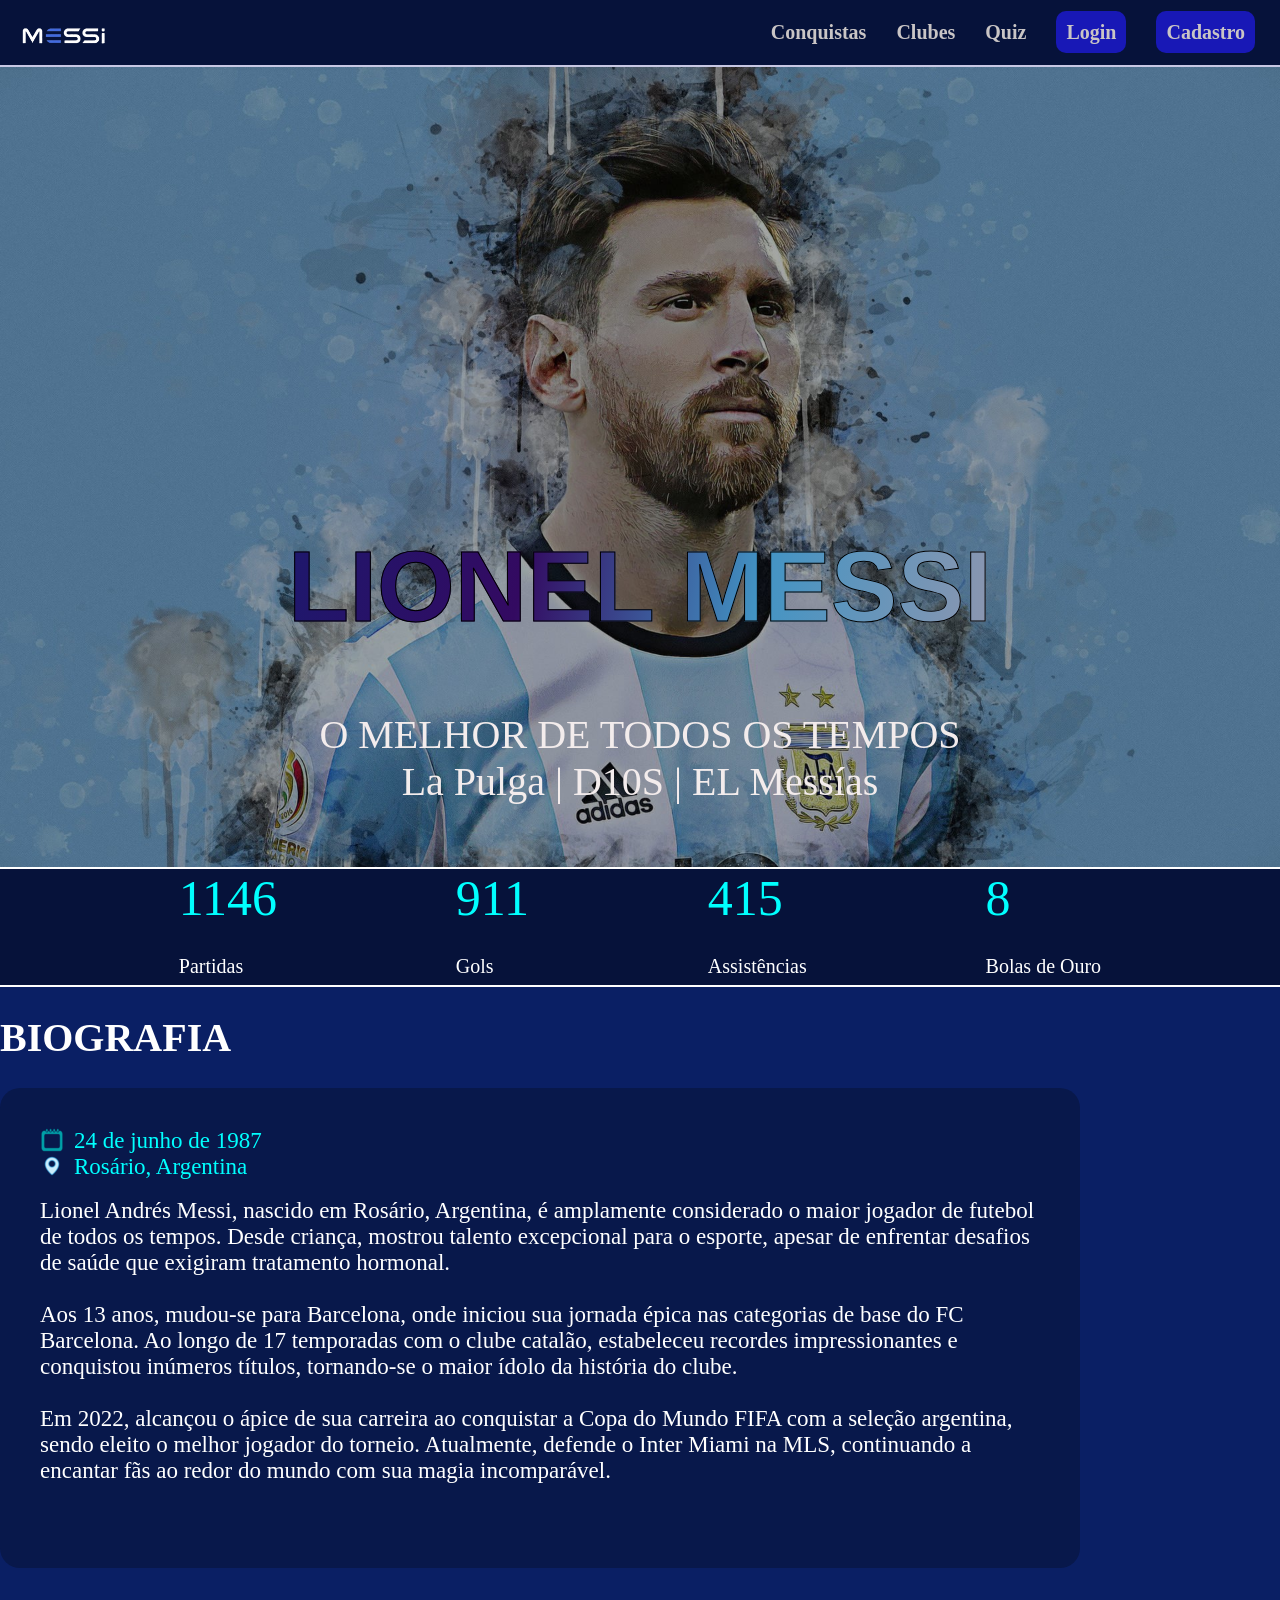
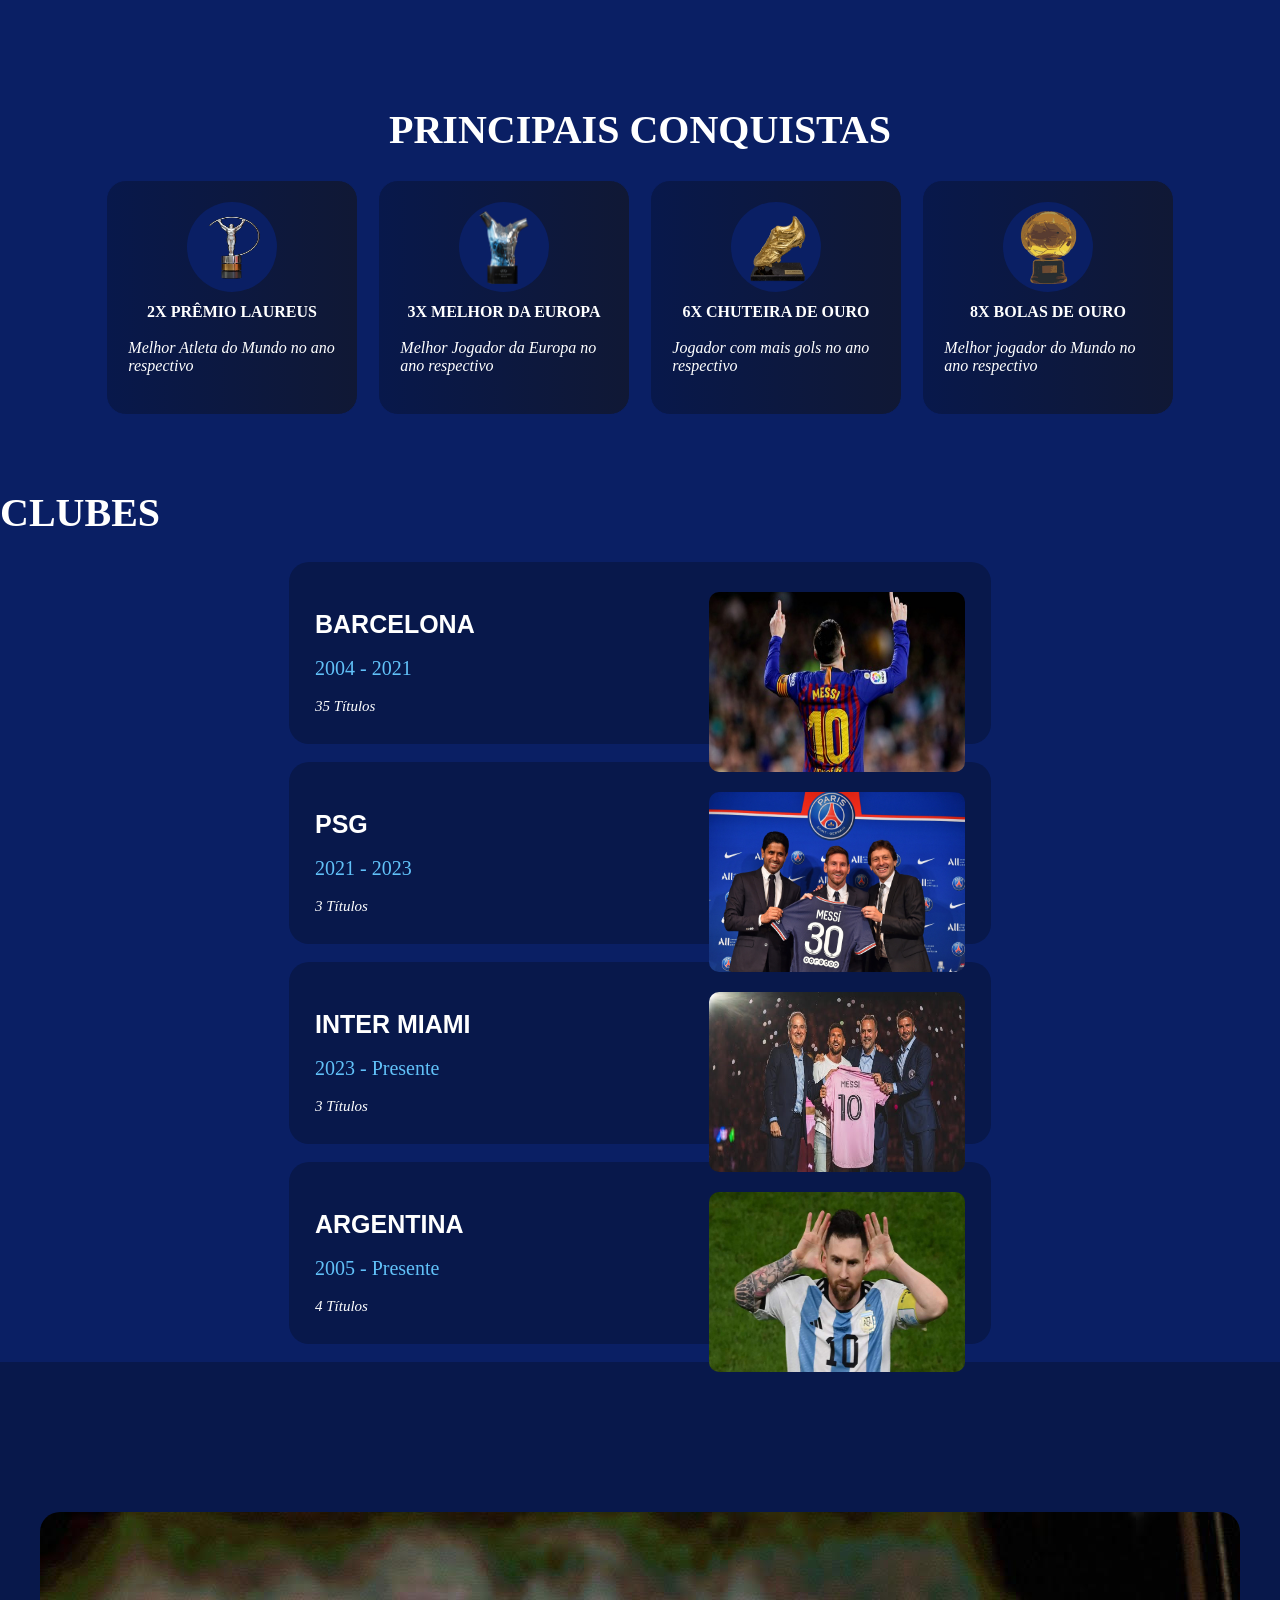
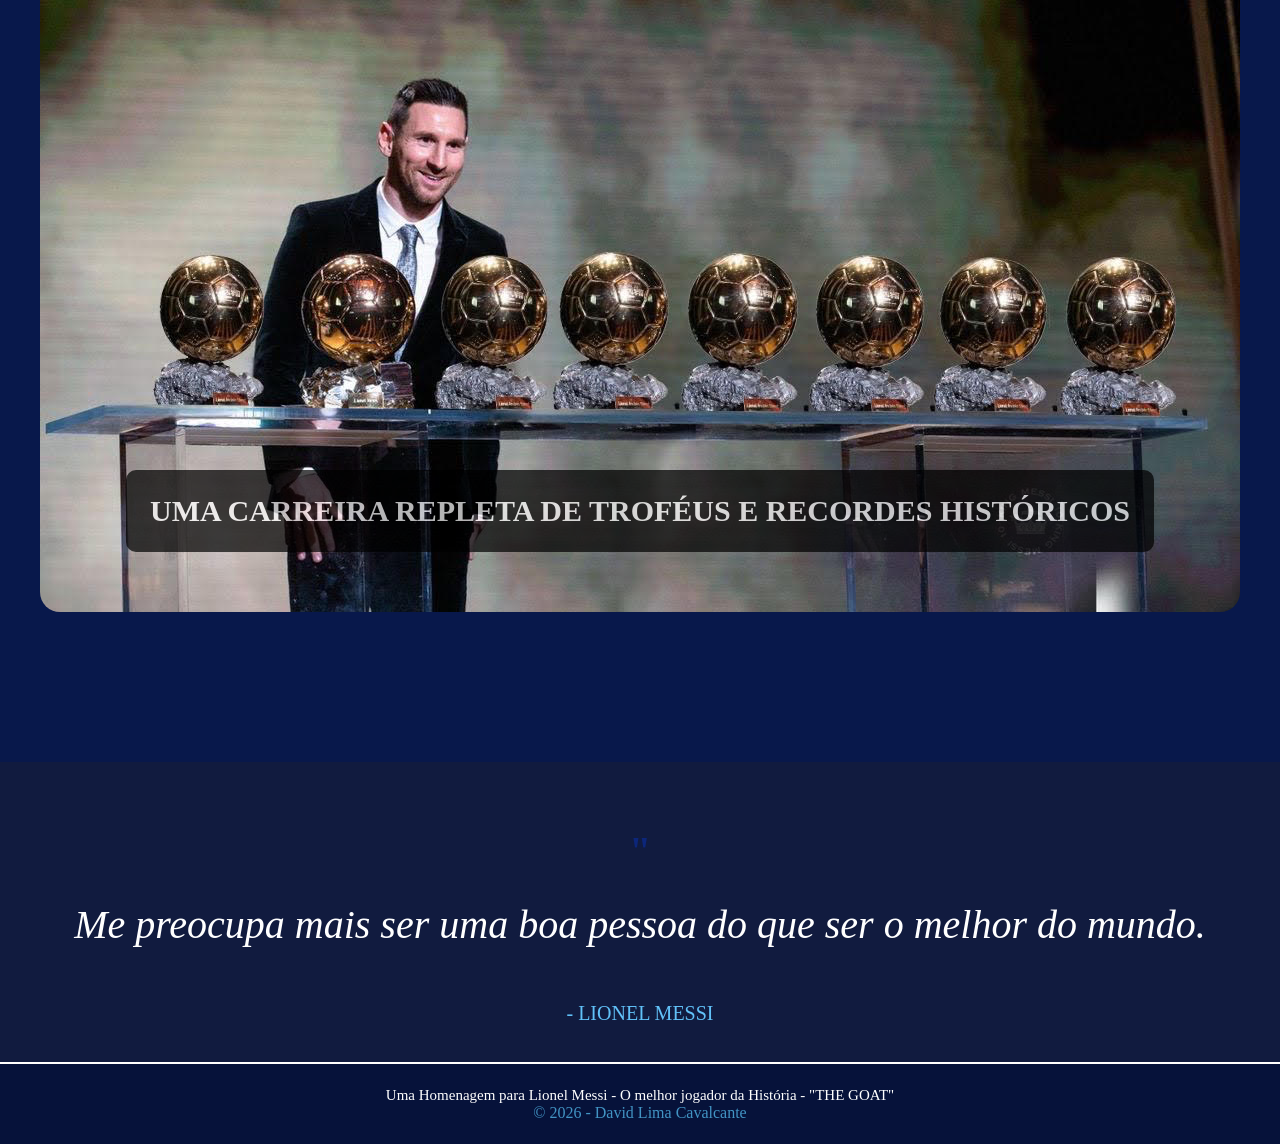
<file: public/index.html>
<!DOCTYPE html>
<html lang="en">

<head>
    <meta charset="UTF-8">
    <meta name="viewport" content="width=device-width, initial-scale=1.0">
    <link rel="stylesheet" href="css/style.css">
    <title>Document</title>
</head>

<body>

    <header>
        <img src="assets/icones/logoMessi.png">

        <div class="menu">
            <li><a href="#principaisConquistas">Conquistas</a></li>
            <li><a href="#clubes">Clubes</a></li>
            <li><a href="login.html" id="quiz">Quiz</a></li>
            <li><a href="login.html" class="botaoCadastroLogin">Login</a></li>
            <li><a href="cadastro.html" class="botaoCadastroLogin">Cadastro</a></li>
        </div>
    </header>
    <div class="container">
        <h1>LIONEL MESSI</h1>
        <span>O MELHOR DE TODOS OS TEMPOS</span>
        <span>La Pulga | D10S | EL Messías</span>
    </div>

    <div class="estatisticas">
        <a>1146<br><span>Partidas</span></a>
        <a>911<br><span>Gols</span></a>
        <a>415<br><span>Assistências</span></a>
        <a>8<br><span>Bolas de Ouro</span></a>
    </div>

    <h1>BIOGRAFIA</h1>
    <div class="cardBiografia">
        <div class="biografiaContainer">
            <div class="linhaCalendario">
                 <div class="iconeBiografiaCalendario"></div><span>24 de junho de 1987</span>
            </div>
            <div class="linhaBiografia">
                <div class="iconeBiografiaLocalizacao"></div><span>Rosário, Argentina</span>
            </div>
             <br>
        </div>
        <div class="textBiografia">
        <a>Lionel Andrés Messi, nascido em Rosário, Argentina, é amplamente considerado o maior jogador de futebol de
            todos os tempos. Desde criança, mostrou talento excepcional para o esporte, apesar de enfrentar desafios de
            saúde que exigiram tratamento hormonal.<br><br>

            Aos 13 anos, mudou-se para Barcelona, onde iniciou sua jornada épica nas categorias de base do FC Barcelona.
            Ao longo de 17 temporadas com o clube catalão, estabeleceu recordes impressionantes e conquistou inúmeros
            títulos, tornando-se o maior ídolo da história do clube.<br><br>

            Em 2022, alcançou o ápice de sua carreira ao conquistar a Copa do Mundo FIFA com a seleção argentina, sendo
            eleito o melhor jogador do torneio. Atualmente, defende o Inter Miami na MLS, continuando a encantar fãs ao
            redor do mundo com sua magia incomparável.</a>
            </div>
    </div>

    <div class="conquistas">
        <h1 id="principaisConquistas">PRINCIPAIS CONQUISTAS</h1>
        <div class="cards">
            <div class="conquistasCard">
                <div class="iconeConquista">
                    <img src="assets/icones/premioLaureus.png">
                </div>
                <span>2X PRÊMIO LAUREUS</span> <br>
                <a>Melhor Atleta do Mundo no ano respectivo</a>
            </div>
            <div class="conquistasCard ">
                <div class="iconeConquista">
                    <img src="assets/icones/melhorDaEuropa.png">
                </div>
                <span>3X MELHOR DA EUROPA</span> <br>
                <a>Melhor Jogador da Europa no ano respectivo</a>
            </div>
            <div class="conquistasCard ">
                <div class="iconeConquista">
                    <img src="assets/icones/chuteiraDeOuro.png">
                </div>
                <span>6X CHUTEIRA DE OURO</span> <br>
                <a>Jogador com mais gols no ano respectivo</a>
            </div>
            <div class="conquistasCard ">
                <div class="iconeConquista">
                    <img src="assets/icones/bolaDeOuro.png">
                </div>
                <span>8X BOLAS DE OURO</span> <br>
                <a>Melhor jogador do Mundo no ano respectivo</a>
            </div>
        </div>
    </div>
    <h1 id="clubes">CLUBES</h1>

    <div class="containerClubes" >
        <div class="cardClubes">
            <div class="iconeClubes">
                <img id="barcelona" src="assets/imagens/messiBarcelona.jpg">
            </div>
            <br>
            <span>BARCELONA</span><br>
            <a>2004 - 2021</a>
            <br>
            <i>35 Títulos</i>
        </div><br>
        <div class="cardClubes">
            <div class="iconeClubes">
                <img id="psg" src="assets/imagens/messiPsg.jpeg">
            </div>
            <br>
            <span>PSG</span><br>
            <a>2021 - 2023</a>
            <br>
            <i>3 Títulos</i>
        </div><br>
        <div class="cardClubes">
            <div class="iconeClubes">
                <img id="miami" src="assets/imagens/messiMiami.jpg">
            </div>
            <br>
            <span>INTER MIAMI</span><br>
            <a>2023 - Presente</a>
            <br>
            <i>3 Títulos</i>
        </div><br>
        <div class="cardClubes">
            <div class="iconeClubes">
                <img id="argentina" src="assets/imagens/messiArgentina.jpg">
            </div>
            <br>
            <span>ARGENTINA</span><br>
            <a>2005 - Presente</a>
            <br>
            <i>4 Títulos</i>
        </div><br>
    </div>

    <div class="fundoContainerImagemBallonDor">
        <div class="containerImagemBallonDor">
            <span>UMA CARREIRA REPLETA DE TROFÉUS E RECORDES HISTÓRICOS</span>
        </div>
    </div>

    <div class="mensagem">
        <h1>"</h1>
        <span>Me preocupa mais ser uma boa pessoa do que ser o melhor do mundo.</span><br><br><br>
        <a> - LIONEL MESSI</a>
    </div>

    <footer>
        <div class="footer">
            <a>Uma Homenagem para Lionel Messi - O melhor jogador da História - "THE GOAT"</a>
            <span> © 2026 -  David Lima Cavalcante</span>
        </div>
    </footer>


</body>

</html>
<script>
</script>
</file>
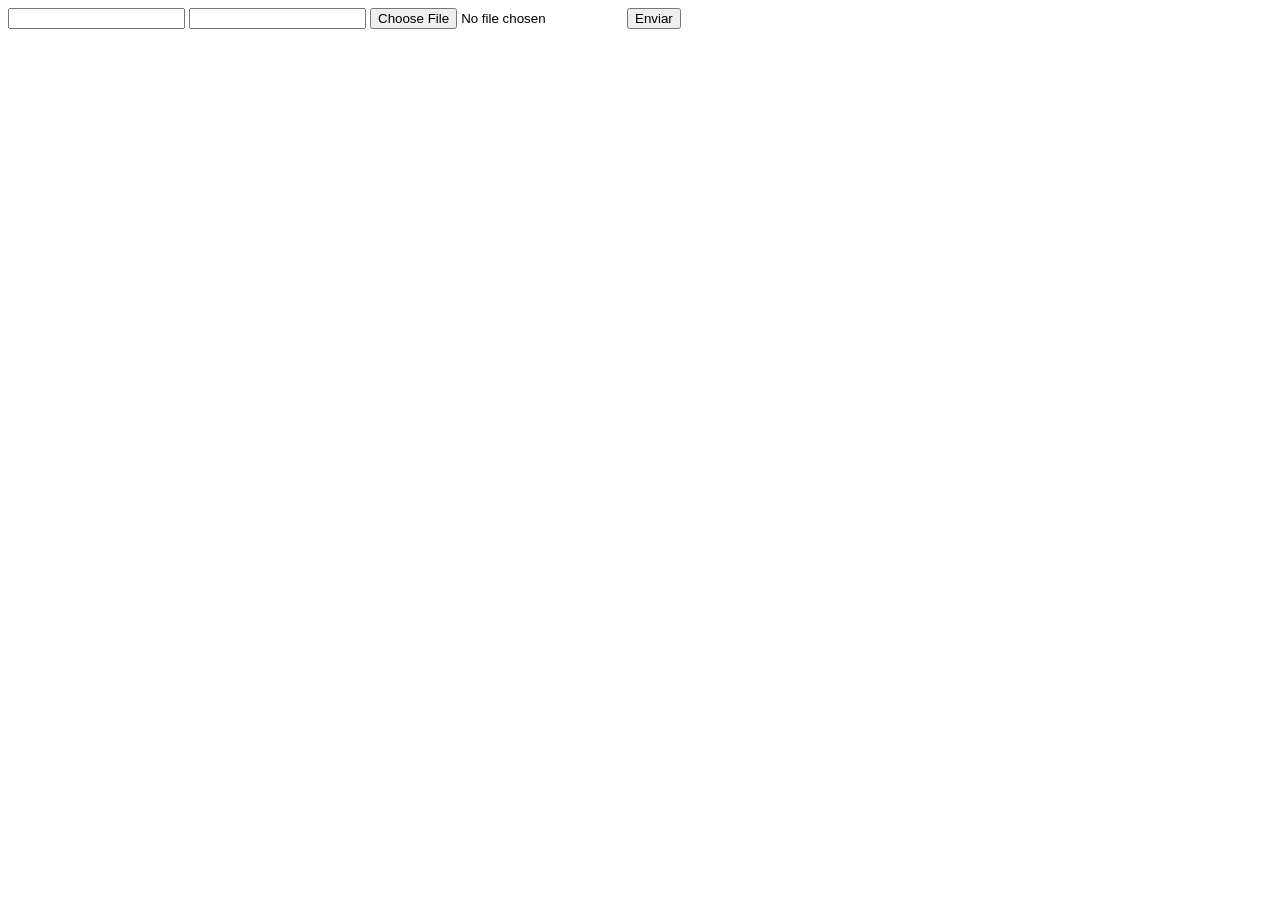
<file: DOCUMENTOS_DE_APOIO/exemplo_de_upload_de_arquivo/public/index.html>
<!DOCTYPE html>
<html lang="en">

<head>
  <meta charset="UTF-8">
  <meta http-equiv="X-UA-Compatible" content="IE=edge">
  <meta name="viewport" content="width=device-width, initial-scale=1.0">
  <title>Upload</title>
</head>

<body>

  <div>
    <input name="nome" id="nome" type="text" />
    <input name="email" id="email" type="url" />
    <input name="foto" id="foto" type="file" />
    <button onclick="enviar()">Enviar</button>
  </div>

  <div id="container"></div>
</body>

</html>

<script>
  function enviar() {
    const formData = new FormData();
    formData.append('foto', foto.files[0])
    formData.append('nome', nome.value)
    formData.append('email', email.value)

    fetch("/usuarios/cadastro", {
      method: "POST",
      body: formData
    })
      .then(res => {
        window.location = "./perfil.html"
      })
      .catch(err => {
        console.log(err);
      })
  }
</script>
</file>
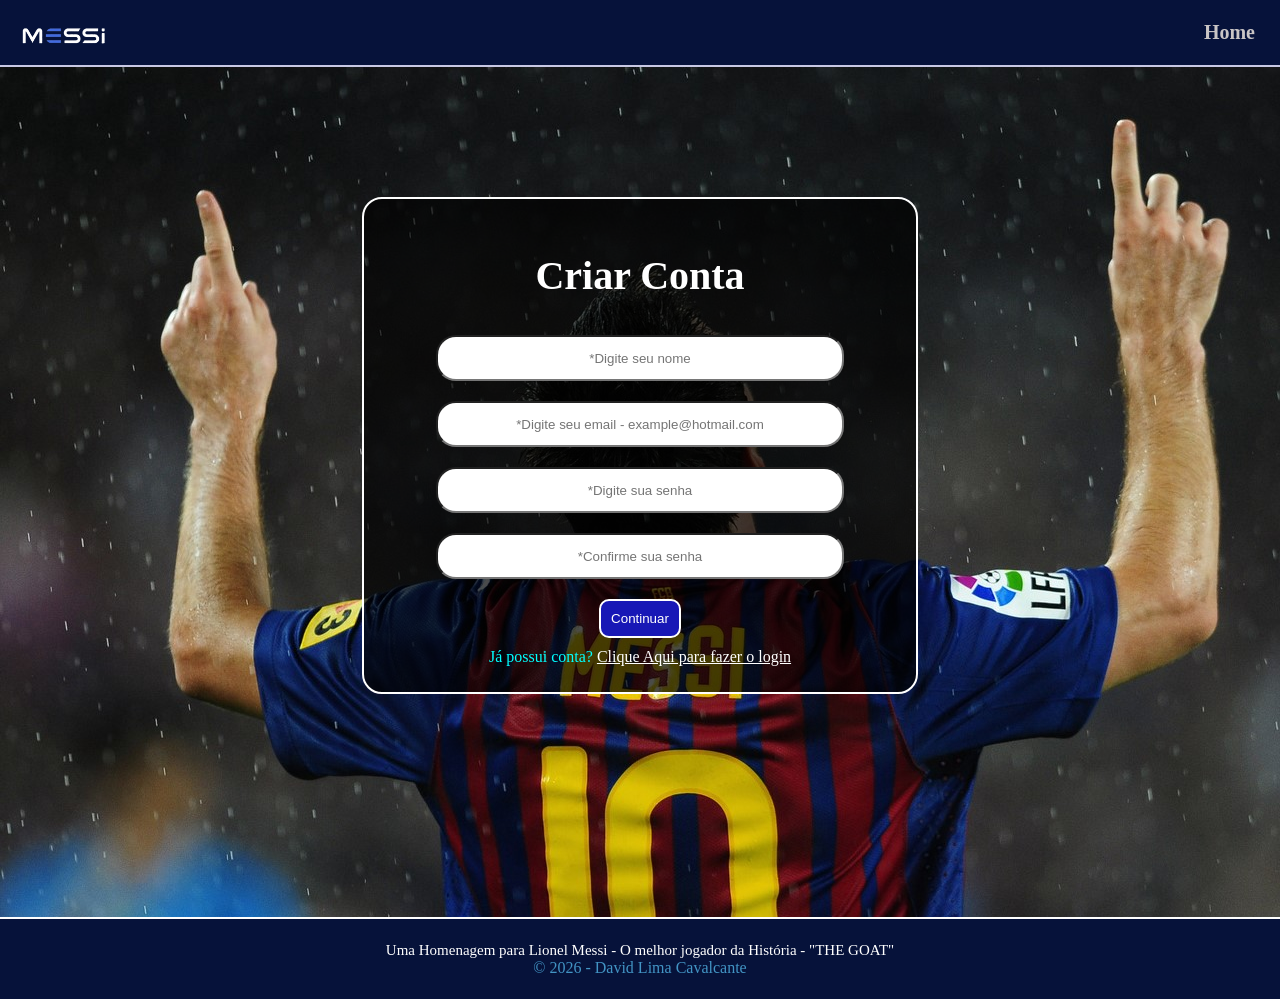
<file: public/cadastro.html>
<!DOCTYPE html>
<html lang="en">

<head>
    <meta charset="UTF-8">
    <meta name="viewport" content="width=device-width, initial-scale=1.0">
    <link rel="stylesheet" href="css/style.css">
    <script src="js/sessao.js"></script>
    <title>Document</title>
</head>

<body>
    <header>
        <img src="assets/icones/logoMessi.png">

        <div class="menu">
            <li><a href="index.html">Home</a></li>
        </div>
    </header>
    <div class="fundoLoginCadastro">
        <div class="containerLoginCadastro">
            <h1>Criar Conta</h1>
            <input type="text" id="input_nome" placeholder="*Digite seu nome">
            <div id="erro_nome"></div>
            <input type="text" id="input_email" placeholder="*Digite seu email - example@hotmail.com">
            <div id="erro_email"></div>
            <input type="password" id="input_senha" placeholder="*Digite sua senha">
            <div id="erro_senha"></div>
            <input type="password" id="input_confirmar_senha" placeholder="*Confirme sua senha">
            <div id="erro_confirmar_senha"></div>
            <button onclick="cadastrar()">Continuar</button>
            <span>Já possui conta? <a href="login.html">Clique Aqui para fazer o login</a></span>
        </div>
    </div>
    <div id="mensagem_erro"></div>

    <footer>
        <div class="footer">
            <a>Uma Homenagem para Lionel Messi - O melhor jogador da História - "THE GOAT"</a>
            <span> © 2026 - David Lima Cavalcante</span>
        </div>
    </footer>
</body>

</html>
<script>
    function cadastrar() {
        let numeros = ['1', '2', '3', '4', '5', '6', '7', '8', '9', '0'];
        let caracteresInvalidosNome = ['1', '2', '3', '4', '5', '6', '7', '8', '9', '0', '@', '-', '_', '=', '-', '+', ',', '.', '{}', '#', '%', '*', '/', '|', '[]', '()', ';', '?', 'º', 'ª'];
        let nome = input_nome.value;
        let email = input_email.value;
        let senha = input_senha.value;
        let confirmarSenha = input_confirmar_senha.value;
        let invalido = 0;
        let cpfInvalido = 0;

        //validação nome
        if (nome !== '') {
            for (let i = 0; i < nome.length; i++) {
                if (caracteresInvalidosNome.includes(nome[i])) {
                    invalido++;
                    erro_nome.innerHTML = `* Nome inválido`
                } else {
                    erro_nome.innerHTML = '';
                }
            }
        } else {
            erro_nome.innerHTML = `* Nome inválido`
        }
        //validação email
        if (!email.endsWith('.com') || !email.includes('@')) {
            erro_email.innerHTML = `* Email inválido`;
            invalido++
        } else {
            erro_email.innerHTML = '';
        }
        //validação senha
        if (senha !== '' && confirmarSenha !== '' && senha.length >= 8 ) {
            if (senha != confirmarSenha) {
                erro_confirmar_senha.innerHTML = `* Senhas não conferem`;
                invalido++
            } else {
                erro_senha.innerHTML = '';
            }
        } else {
            erro_senha.innerHTML = `* Senha Inválida`;
            invalido ++
        }

        if(invalido == 0){
            alert('Cadastro Realizado com sucesso')
            fetch("/usuarios/cadastrar", {
      method: "POST",
      headers: {
        "Content-Type": "application/json",
      },
      body: JSON.stringify({
        // crie um atributo que recebe o valor recuperado aqui
        // Agora vá para o arquivo routes/usuario.js
        nomeServer: nome,
        emailServer: email,
        senhaServer: senha,
      }),
    })
      .then(function (resposta) {
        console.log("resposta: ", resposta);

        if (resposta.ok) {
        //   cardErro.style.display = "block";

          mensagem_erro.innerHTML =
            "Cadastro realizado com sucesso! Redirecionando para tela de Login...";

          setTimeout(() => {
            window.location = "login.html";
          }, "750");

        //   limparFormulario();
        //   finalizarAguardar();
        } else {
          throw "Houve um erro ao tentar realizar o cadastro!";
        }
      })
      .catch(function (resposta) {
        console.log(`#ERRO: ${resposta}`);
        finalizarAguardar();
      });

    return false;
    
    }else{
        alert(`Cadastro não realizado, Tente novamente ${invalido}`)
        }
    
    
    }


</script>
</file>
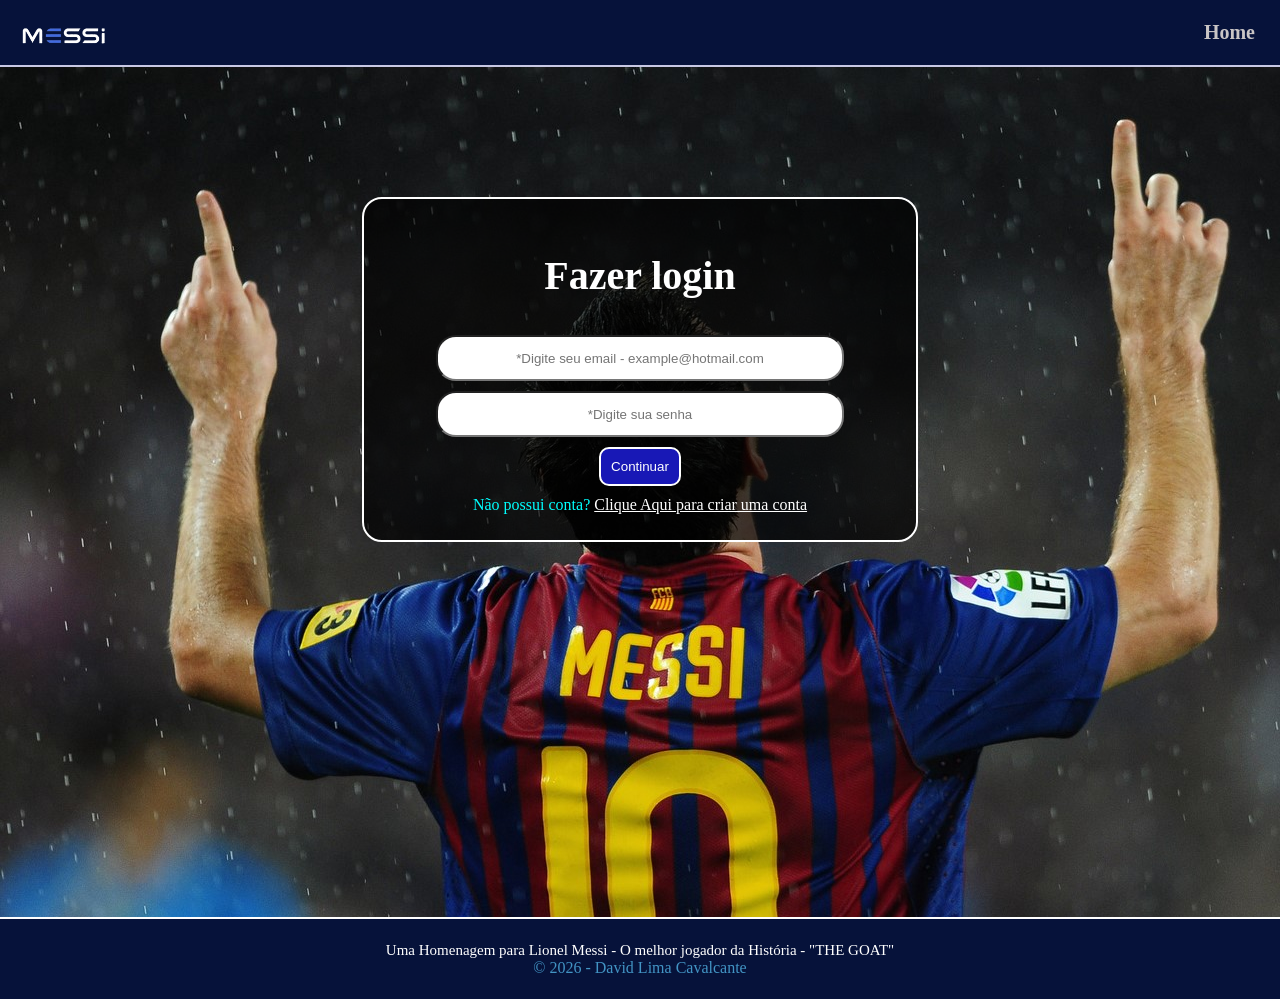
<file: public/login.html>
<!DOCTYPE html>
<html lang="en">
<head>
    <meta charset="UTF-8">
    <meta name="viewport" content="width=device-width, initial-scale=1.0">
    <link rel="stylesheet" href="css/style.css">
    <script src="js/sessao.js"></script>
    <title>Document</title>
</head>
<body>
    <header>
        <img src="assets/icones/logoMessi.png">

        <div class="menu">
            <li><a href="index.html">Home</a></li>
        </div>
    </header>
    <div class="fundoLoginCadastro">
    <div class="containerLoginCadastro">
        <h1>Fazer login</h1>
        <input type="text" id="input_email" placeholder="*Digite seu email - example@hotmail.com">
        <input type="password" id="input_senha" placeholder="*Digite sua senha">
        <button onclick="logar()">Continuar</button>
        <span>Não possui conta? <a href="cadastro.html">Clique Aqui para criar uma conta</a></span>
    </div>
    </div>

    <footer>
        <div class="footer">
            <a>Uma Homenagem para Lionel Messi - O melhor jogador da História - "THE GOAT"</a>
            <span> © 2026 -  David Lima Cavalcante</span>
        </div>
    </footer>
</body>
</html>
<script>
     function logar() {
        // aguardar();
        var email = input_email.value;
        var senha = input_senha.value;

        if (email == "" || senha == "") {
            // cardErro.style.display = "block"
            //mensagem_erro.innerHTML = "(Mensagem de erro para todos os campos em branco)";
            // finalizarAguardar();
            alert('hhhhhhh')
            return false;
        }
        else {
            // setInterval(sumirMensagem, 5000)
        }

        // console.log("FORM LOGIN: ", email);
        // console.log("FORM SENHA: ", senha);

        fetch("/usuarios/autenticar", {
            method: "POST",
            headers: {
                "Content-Type": "application/json"
            },
            body: JSON.stringify({
                emailServer: email,
                senhaServer: senha
            })
        }).then(function (resposta) {
            console.log("ESTOU NO THEN DO entrar()!")

            if (resposta.ok) {
                console.log(resposta);

                resposta.json().then(json => {
                    console.log(json);
                    console.log(JSON.stringify(json));
                    sessionStorage.EMAIL_USUARIO = json.email;
                    sessionStorage.NOME_USUARIO = json.nome;
                    sessionStorage.ID_USUARIO = json.id;
                    //  sessionStorage.AQUARIOS = JSON.stringify(json.aquarios)
                   // apenas para exibir o loading

                });
                 setTimeout(function () {
                        window.location = "quiz.html";
                    }, 750); 
            } else {

                console.log("Houve um erro ao tentar realizar o login!");

                resposta.text().then(texto => {
                    console.error(texto);
                    // finalizarAguardar(texto);
                });
            }

        }).catch(function (erro) {
            console.log(erro);
        })

        return false;
    }

    // function sumirMensagem() {
    //     cardErro.style.display = "none"
    // }
</script>
</file>
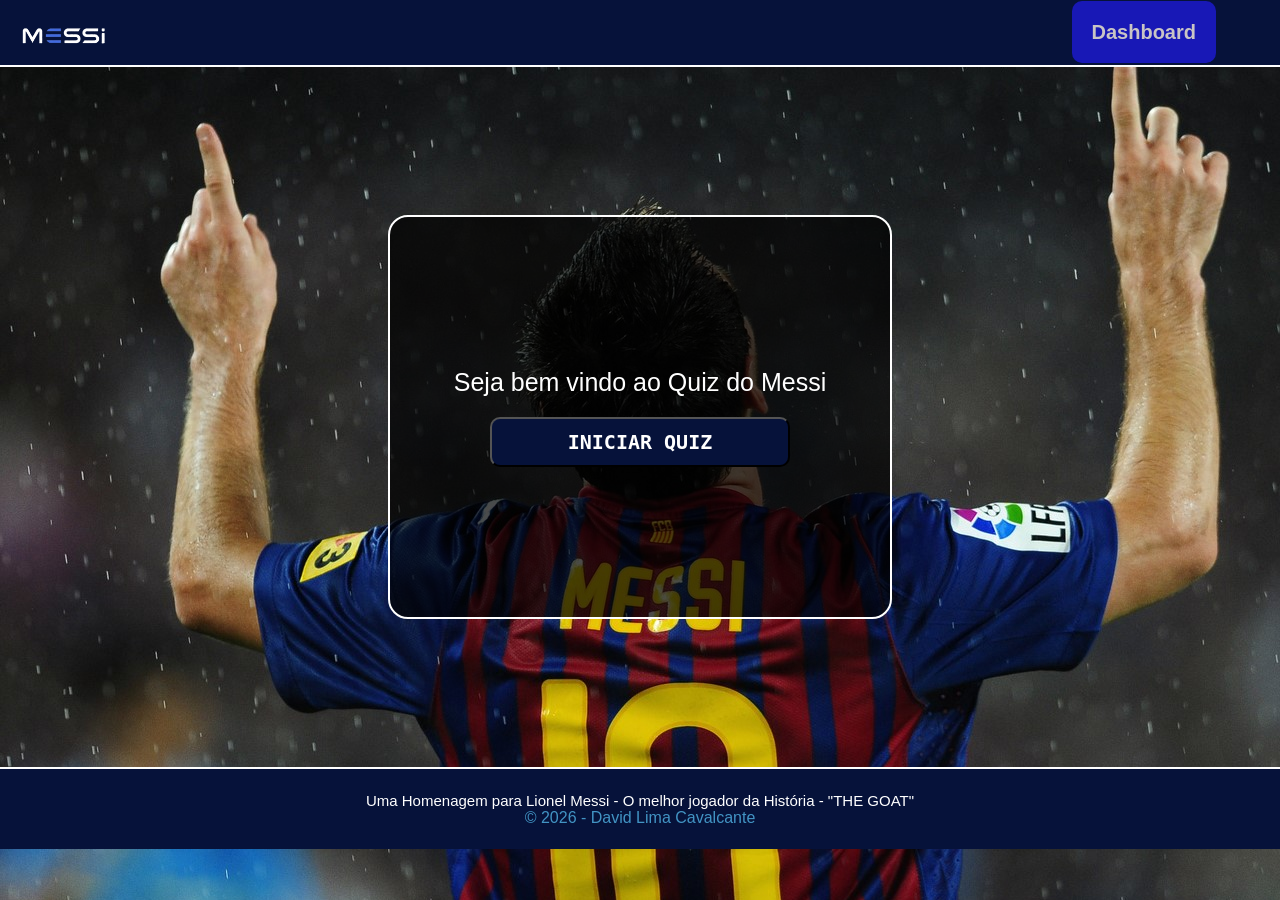
<file: public/quiz.html>
<!DOCTYPE html>
<html lang="en">

<head>
    <meta charset="UTF-8">
    <meta name="viewport" content="width=device-width, initial-scale=1.0">
    <title>Exemplo - Quiz</title>
    <link rel="stylesheet" href="css/styleQuiz.css">
    <!-- <link rel="icon" href=""> -->
</head>

<body id="fundoOriginal">
<body onload="onloadEsconder()">
    <header>
        <img src="assets/icones/logoMessi.png">
        <div class="menu">
            <li><a href="dashboard.html" class="botaoCadastroLogin" id="botaoDashboard">Dashboard</a></li>
        </div>
    </header>

    <div id="pontuacaoEJogo">
        <div class="cardQuiz" id="cardQuiz">
            <div class="mensagemQuiz">Seja bem vindo ao Quiz do Messi</div>
            <button id="btnIniciarQuiz" onclick="iniciarQuiz()">INICIAR QUIZ</button>
        </div>
        <div id="jogo" class="width-fit-content flex-colunar border-secondary">
            <div id="messi">
            <div id="infoQuestao" class="padding-8">
                <span>Questão atual: <span id="spanNumeroDaQuestaoAtual"></span> de <span id="qtdQuestoes"></span>
                    questões.</span>
            </div>

            <div id="perguntaDaQuestaoAtual" class="padding-8">
                <span id="spanQuestaoExibida" class="text-bold"></span>
            </div>

            <div id="infoAlternativas" class="padding-8">
                <span><em>Escolha uma opção dentre as abaixo:</em></span>
            </div>

            <div id="opcoes" class="flex-colunar padding-8">
                <span>
                    <input type="radio" id="primeiraOpcao" name="option" class="radio" value="alternativaA" />
                    <label for="primeiraOpcao" class="option" id="labelOpcaoUm"></label>
                </span>
                <span>
                    <input type="radio" id="segundaOpcao" name="option" class="radio" value="alternativaB" />
                    <label for="segundaOpcao" class="option" id="labelOpcaoDois"></label>
                </span>
                <span>
                    <input type="radio" id="terceiraOpcao" name="option" class="radio" value="alternativaC" />
                    <label for="terceiraOpcao" class="option" id="labelOpcaoTres"></label>
                </span>
                <span>
                    <input type="radio" id="quartaOpcao" name="option" class="radio" value="alternativaD" />
                    <label for="quartaOpcao" class="option" id="labelOpcaoQuatro"></label>
                </span>
            </div>

            <div id="botoes" class="flex-colunar padding-8">
                <button onclick="submeter()" id="btnSubmeter">Submeter resposta</button>
                <button onclick="avancar()" id="btnProx" disabled>Avançar para próxima questão</button>
                 <!-- <button onclick="finalizarJogo()" id="btnConcluir" disabled>Finalizar Quiz</button>  -->
            </div>
            </div>
            <div id="pontuacao" class="flex-colunar width-fit-content border-primary">
                <div id="pontuacaoDuranteJogo" class="flex-colunar padding-8">
                    <span class="width-fit-content">Quantidade de acertos: <span id="spanCertas"></span></span>
                    <span class="width-fit-content">Quantidade de erros: <span id="spanErradas"></span></span>
                </div>
                <div id="pontuacaoFinalJogo" class="flex-colunar padding-8">
                    <span id="pontuacaoFinal" class="width-fit-content">Pontuação Final:
                        <span id="spanPontuacaoFinal">***</span>
                    </span>
                    <span id="msgFinal" class="width-fit-content">***</span>
                </div>
            </div>
        </div>
    </div>
    <footer>
        <div class="footer">
            <a>Uma Homenagem para Lionel Messi - O melhor jogador da História - "THE GOAT"</a>
            <span> © 2026 - David Lima Cavalcante</span>
        </div>
    </footer>
</body>
</body>
</html>
<script>
    const listaDeQuestoes = [

        {
            pergunta: "Em que ano o Messi ganhou sua primeira Bola de Ouro?",
            alternativaA: "2008",
            alternativaB: "2009",
            alternativaC: "2010",
            alternativaD: "2011",
            alternativaCorreta: "alternativaB"
        },

        {
            pergunta: "Qual é o nome completo do Messi?",
            alternativaA: "Lionel Martinez Messi",
            alternativaB: "Leo Messi",
            alternativaC: "Lionel Andrés Messi Cuccittini",
            alternativaD: "Lionel Messi",
            alternativaCorreta: "alternativaC"
        },

        {
            pergunta: "Quantos Filhos tem o Messi?",
            alternativaA: "Um",
            alternativaB: "Dois",
            alternativaC: "Três",
            alternativaD: "Quatro",
            alternativaCorreta: "alternativaC"
        },
        {
            pergunta: "Contra qual equipe Lionel Messi marcou seu gol de número 500?",
            alternativaA: "Real Madrid",
            alternativaB: "Valencia",
            alternativaC: "Getafe",
            alternativaD: "PSG",
            alternativaCorreta: "alternativaA"
        },
        {
            pergunta: "Por qual time messi estrou profissionalmente?",
            alternativaA: "Newell's Old Boys",
            alternativaB: "River Plate",
            alternativaC: "Inter Miami",
            alternativaD: "Barcelona",
            alternativaCorreta: "alternativaD"
        },
        {
            pergunta: "Quantos gols Messi marcou na copa de 2022?",
            alternativaA: "7",
            alternativaB: "6",
            alternativaC: "5",
            alternativaD: "4",
            alternativaCorreta: "alternativaA"
        },
        {
            pergunta: "Quem é o Jogador que mais deu assistências ao Messi?",
            alternativaA: "Daniel Alves",
            alternativaB: "Iniesta",
            alternativaC: "Xavi",
            alternativaD: "Luis Suárez",
            alternativaCorreta: "alternativaD"
        },
        {
            pergunta: "Contra qual equipe Messi marcou o seu primeiro gol ?",
            alternativaA: "Getafe",
            alternativaB: "Albacete",
            alternativaC: "Valencia",
            alternativaD: "Liverpool",
            alternativaCorreta: "alternativaB"
        },
        {
            pergunta: "Em que ano Messi estreou com a camisa da Argentina?",
            alternativaA: "2003",
            alternativaB: "2004",
            alternativaC: "2005",
            alternativaD: "2006",
            alternativaCorreta: "alternativaC"
        },
        {
            pergunta: "Quantas vezes Messi já foi o jogador que mais fez gols em um ano?",
            alternativaA: "Três",
            alternativaB: "Quatro",
            alternativaC: "Cinco",
            alternativaD: "Seis",
            alternativaCorreta: "alternativaD"
        }


    ]

    // variáveis globais    
    let numeroDaQuestaoAtual = 0
    let pontuacaoFinal = 0
    let tentativaIncorreta = 0
    let acertos = 0
    let erradas = 0
    let quantidadeDeQuestoes = listaDeQuestoes.length
    let isUltima = numeroDaQuestaoAtual == quantidadeDeQuestoes-1 ? true : false

    function onloadEsconder() {
        document.getElementById('pontuacao').style.display = "none"
        document.getElementById('jogo').style.display = "none"
    }

    function iniciarQuiz() {
        document.getElementById('pontuacao').style.display = "none"
        document.getElementById('jogo').style.display = "flex"
        document.getElementById('btnIniciarQuiz').style.display = "none"
        document.getElementById('cardQuiz').style.display = "none"
        document.getElementById('botaoDashboard').style.display = "none"
        document.getElementById('qtdQuestoes').innerHTML = quantidadeDeQuestoes

        preencherHTMLcomQuestaoAtual(0)

        btnSubmeter.disabled = false
        btnProx.disabled = false
    }

    function preencherHTMLcomQuestaoAtual(index) {
        habilitarAlternativas(true)
        const questaoAtual = listaDeQuestoes[index]
        numeroDaQuestaoAtual = index
        console.log("questaoAtual")
        console.log(questaoAtual)
        document.getElementById("spanNumeroDaQuestaoAtual").innerHTML = Number(index) + 1 // ajustando porque o index começa em 0
        document.getElementById("spanQuestaoExibida").innerHTML = questaoAtual.pergunta;
        document.getElementById("labelOpcaoUm").innerHTML = questaoAtual.alternativaA;
        document.getElementById("labelOpcaoDois").innerHTML = questaoAtual.alternativaB;
        document.getElementById("labelOpcaoTres").innerHTML = questaoAtual.alternativaC;
        document.getElementById("labelOpcaoQuatro").innerHTML = questaoAtual.alternativaD;
    }

    function submeter() {
        const options = document.getElementsByName("option"); // recupera alternativas no html

        let hasChecked = false
        for (let i = 0; i < options.length; i++) {
            if (options[i].checked) {
                hasChecked = true
                break
            }
        }

        if (!hasChecked) {
            alert("Não há alternativas escolhidas. Escolha uma opção.")
        } else {
            btnSubmeter.disabled = true
            btnProx.disabled = false

            habilitarAlternativas(false)

            checarResposta()
        }
    }

    function habilitarAlternativas(trueOrFalse) {
        let opcaoEscolhida = trueOrFalse ? false : true

        primeiraOpcao.disabled = opcaoEscolhida
        segundaOpcao.disabled = opcaoEscolhida
        terceiraOpcao.disabled = opcaoEscolhida
        quartaOpcao.disabled = opcaoEscolhida

    }

    function avancar() {
        btnProx.disabled = true
        btnSubmeter.disabled = false

        desmarcarRadioButtons()

        if (numeroDaQuestaoAtual < quantidadeDeQuestoes - 1) {
            preencherHTMLcomQuestaoAtual(numeroDaQuestaoAtual)
        } else if (numeroDaQuestaoAtual == quantidadeDeQuestoes - 1) {
            preencherHTMLcomQuestaoAtual(numeroDaQuestaoAtual)
            document.getElementById('btnProx').innerHTML = `<button onclick="finalizarJogo()" id="btnConcluir" disabled>Finalizar Quiz</button>`
        } else {
            finalizarJogo()

        }
        limparCoresBackgroundOpcoes()
    }

    function tentarNovamente() {
        // atualiza a página
        window.location.reload()
    }

    function checarResposta() {
        const questaoAtual = listaDeQuestoes[numeroDaQuestaoAtual] // questão atual 
        const respostaQuestaoAtual = questaoAtual.alternativaCorreta // qual é a resposta correta da questão atual

        const options = document.getElementsByName("option"); // recupera alternativas no html

        let alternativaCorreta = null // variável para armazenar a alternativa correta

        options.forEach((option) => {
            if (option.value === respostaQuestaoAtual) {
                console.log("alternativaCorreta está no componente: " + alternativaCorreta)
                alternativaCorreta = option.labels[0].id
            }
        })

        // verifica se resposta assinalada é correta
        options.forEach((option) => {
            if (option.checked === true && option.value === respostaQuestaoAtual) {
                document.getElementById(alternativaCorreta).classList.add("text-success-with-bg")
                pontuacaoFinal++
                acertos++
                document.getElementById("spanCertas").innerHTML = acertos
                numeroDaQuestaoAtual++
            } else if (option.checked && option.value !== respostaQuestaoAtual) {
                const wrongLabelId = option.labels[0].id

                document.getElementById(wrongLabelId).classList.add("text-danger-with-bg")
                document.getElementById(alternativaCorreta).classList.add("text-success-with-bg")
                tentativaIncorreta++
                erradas++
                document.getElementById("spanErradas").innerHTML = erradas
                numeroDaQuestaoAtual++
            }
        })
    }

    function limparCoresBackgroundOpcoes() {
        const options = document.getElementsByName("option");
        options.forEach((option) => {
            document.getElementById(option.labels[0].id).classList.remove("text-danger-with-bg")
            document.getElementById(option.labels[0].id).classList.remove("text-success-with-bg")
        })
    }

    function desmarcarRadioButtons() {
        const options = document.getElementsByName("option");
        for (let i = 0; i < options.length; i++) {
            options[i].checked = false;
        }
    }

    function finalizarJogo() {
        // let textoParaMensagemFinal = null
        // let classComCoresParaMensagemFinal = null
        // const porcentagemFinalDeAcertos = pontuacaoFinal / quantidadeDeQuestoes

        // if (porcentagemFinalDeAcertos <= 0.3) {
        //     textoParaMensagemFinal = "Parece que você não é um fã do Messi..."
        //     classComCoresParaMensagemFinal = "text-danger-with-bg"
        // }
        // else if (porcentagemFinalDeAcertos > 0.3 && porcentagemFinalDeAcertos < 0.9) {
        //     textoParaMensagemFinal = "Pode melhorar na próxima, hein!"
        //     classComCoresParaMensagemFinal = "text-warning-with-bg"
        // }
        // else if (porcentagemFinalDeAcertos >= 0.9) {
        //     textoParaMensagemFinal = "Uau, parabéns, Você é um verdadeiro Messizete!"
        //     classComCoresParaMensagemFinal = "text-success-with-bg"
        // }

        // textoParaMensagemFinal += "<br> Você acertou " + Math.round((porcentagemFinalDeAcertos) * 100) + "% das questões."
        let fkUsuario = sessionStorage.ID_USUARIO;

         fetch("/quiz/cadastrar", {
      method: "POST",
      headers: {
        "Content-Type": "application/json",
      },
      body: JSON.stringify({
        // crie um atributo que recebe o valor recuperado aqui
        // Agora vá para o arquivo routes/usuario.js
        acertosServer: acertos,
        fkUsuarioServer: fkUsuario,
      }),
    })
      .then(function (resposta) {
        console.log("resposta: ", resposta);

        if (resposta.ok) {
        //   cardErro.style.display = "block";


          setTimeout(() => {
            window.location = "dashboard.html";
          }, "750");

        //   limparFormulario();
        //   finalizarAguardar();
        } else {
          throw "Houve um erro ao tentar inserir os dados do quiz!";
        }
      })
      .catch(function (resposta) {
        console.log(`#ERRO: ${resposta}`);
        // finalizarAguardar();
      });

    return false;
    
        //  setTimeout(function () {
        //                 window.location = "../../public/dashboard.html";
        //             }, 750); 
        // document.getElementById('msgFinal').innerHTML = textoParaMensagemFinal
        // document.getElementById('msgFinal').classList.add(classComCoresParaMensagemFinal)
        // document.getElementById('spanPontuacaoFinal').innerHTML = pontuacaoFinal

        // document.getElementById('jogo').classList.add("text-new-gray")

        btnProx.disabled = true
        btnSubmeter.disabled = true
        btnConcluir.disabled = false
        btnTentarNovamente.disabled = false

    }
</script>
</file>
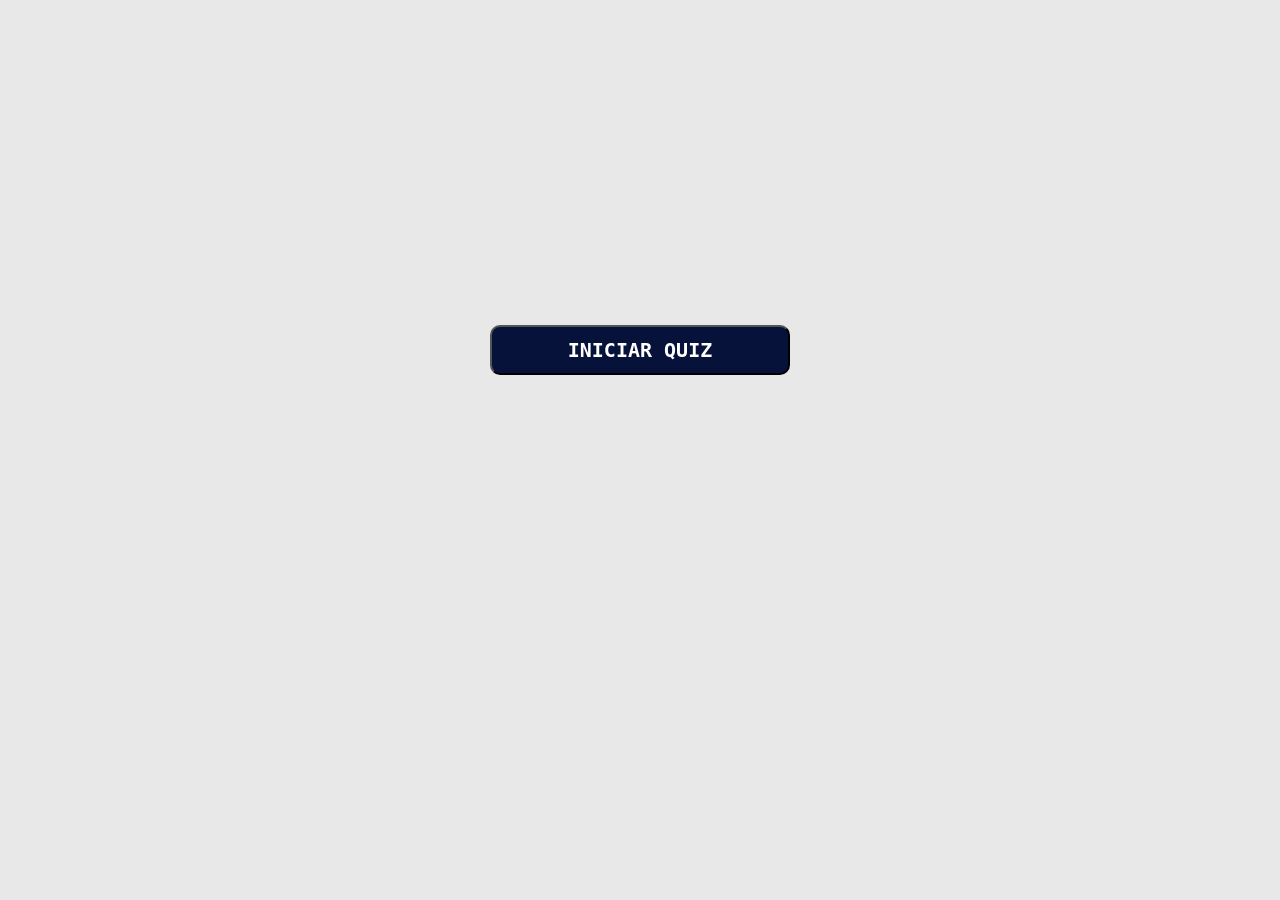
<file: DOCUMENTOS_DE_APOIO/exemplo_de_quiz/EXEMPLO_QUIZZ.html>
<!DOCTYPE html>
<html lang="en">

<head>
    <meta charset="UTF-8">
    <meta name="viewport" content="width=device-width, initial-scale=1.0">
    <title>Exemplo - Quiz</title>
    <link rel="stylesheet" href="style.css">
</head>


<body onload="onloadEsconder()">
    <div id="pontuacaoEJogo">
        <button id="btnIniciarQuiz" onclick="iniciarQuiz()">INICIAR QUIZ</button>

        <div id="pontuacao" class="flex-colunar width-fit-content border-primary">
            <div id="pontuacaoDuranteJogo" class="flex-colunar padding-8">
                <span class="width-fit-content">Quantidade de acertos: <span id="spanCertas"></span></span>
                <span class="width-fit-content">Quantidade de erros: <span id="spanErradas"></span></span>
            </div>
            <div id="pontuacaoFinalJogo" class="flex-colunar padding-8">
                <span id="pontuacaoFinal" class="width-fit-content">Pontuação Final:
                    <span id="spanPontuacaoFinal">***</span>
                </span>
                <span id="msgFinal" class="width-fit-content">***</span>
            </div>
        </div>

        <div id="jogo" class="width-fit-content flex-colunar border-secondary">

            <div id="infoQuestao" class="padding-8">
                <span>Questão atual: <span id="spanNumeroDaQuestaoAtual"></span> de <span id="qtdQuestoes"></span>
                    questões.</span>
            </div>

            <div id="perguntaDaQuestaoAtual" class="padding-8">
                <span id="spanQuestaoExibida" class="text-bold"></span>
            </div>

            <div id="infoAlternativas" class="padding-8">
                <span><em>Escolha uma opção dentre as abaixo:</em></span>
            </div>

            <div id="opcoes" class="flex-colunar padding-8">
                <span>
                    <input type="radio" id="primeiraOpcao" name="option" class="radio" value="alternativaA" />
                    <label for="primeiraOpcao" class="option" id="labelOpcaoUm"></label>
                </span>
                <span>
                    <input type="radio" id="segundaOpcao" name="option" class="radio" value="alternativaB" />
                    <label for="segundaOpcao" class="option" id="labelOpcaoDois"></label>
                </span>
                <span>
                    <input type="radio" id="terceiraOpcao" name="option" class="radio" value="alternativaC" />
                    <label for="terceiraOpcao" class="option" id="labelOpcaoTres"></label>
                </span>
                <span>
                    <input type="radio" id="quartaOpcao" name="option" class="radio" value="alternativaD" />
                    <label for="quartaOpcao" class="option" id="labelOpcaoQuatro"></label>
                </span>
            </div>

            <div id="botoes" class="flex-colunar padding-8">
                <button onclick="submeter()" id="btnSubmeter">Submeter resposta</button>
                <button onclick="avancar()" id="btnProx" disabled>Avançar para próxima questão</button>
                <!-- <button onclick="finalizar()" id="btnConcluir" disabled>Finalizar Quiz</button> -->
                <button onclick="tentarNovamente()" id="btnTentarNovamente" disabled>Tentar novamente</button>
            </div>

        </div>
    </div>
</body>

</html>
<script>
    const listaDeQuestoes = [

        {
            pergunta: "Em que ano o Messi ganhou sua primeira Bola de Ouro?",
            alternativaA: "2008",
            alternativaB: "2009",
            alternativaC: "2010",
            alternativaD: "2011",
            alternativaCorreta: "alternativaB"
        },

        {
            pergunta: "Qual é o nome completo do Messi?",
            alternativaA: "Lionel Martinez Messi",
            alternativaB: "Leo Messi",
            alternativaC: "Lionel Andrés Messi Cuccittini",
            alternativaD: "Lionel Messi",
            alternativaCorreta: "alternativaC"
        },

        {
            pergunta: "Quantos Filhos tem o Messi?",
            alternativaA: "Um",
            alternativaB: "Dois",
            alternativaC: "Três",
            alternativaD: "Quatro",
            alternativaCorreta: "alternativaC"
        },
        {
            pergunta: "Contra qual equipe Lionel Messi marcou seu gol de número 500?",
            alternativaA: "Real Madrid",
            alternativaB: "Valencia",
            alternativaC: "Getafe",
            alternativaD: "PSG",
            alternativaCorreta: "alternativaA"
        },
        {
            pergunta: "Por qual time messi estrou profissionalmente?",
            alternativaA: "Newell's Old Boys",
            alternativaB: "River Plate",
            alternativaC: "Inter Miami",
            alternativaD: "Barcelona",
            alternativaCorreta: "alternativaD"
        },
        {
            pergunta: "Quantos gols Messi marcou na copa de 2022?",
            alternativaA: "7",
            alternativaB: "6",
            alternativaC: "5",
            alternativaD: "4",
            alternativaCorreta: "alternativaA"
        },
        {
            pergunta: "Quem é o Jogador que mais deu assistências ao Messi?",
            alternativaA: "Daniel Alves",
            alternativaB: "Iniesta",
            alternativaC: "Xavi",
            alternativaD: "Luis Suárez",
            alternativaCorreta: "alternativaD"
        },
        {
            pergunta: "Contra qual equipe Messi marcou o seu primeiro gol ?",
            alternativaA: "Getafe",
            alternativaB: "Albacete",
            alternativaC: "Valencia",
            alternativaD: "Liverpool",
            alternativaCorreta: "alternativaB"
        },
        {
            pergunta: "Em que ano Messi estreou com a camisa da Argentina?",
            alternativaA: "2003",
            alternativaB: "2004",
            alternativaC: "2005",
            alternativaD: "2006",
            alternativaCorreta: "alternativaC"
        },
        {
            pergunta: "Quantas vezes Messi já foi o jogador que mais fez gols em um ano?",
            alternativaA: "Três",
            alternativaB: "Quatro",
            alternativaC: "Cinco",
            alternativaD: "Seis",
            alternativaCorreta: "alternativaD"
        }


    ]

    // variáveis globais    
    let numeroDaQuestaoAtual = 0
    let pontuacaoFinal = 0
    let tentativaIncorreta = 0
    let certas = 0
    let erradas = 0
    let quantidadeDeQuestoes = listaDeQuestoes.length
    // let isUltima = numeroDaQuestaoAtual == quantidadeDeQuestoes-1 ? true : false

    function onloadEsconder() {
        document.getElementById('pontuacao').style.display = "none"
        document.getElementById('jogo').style.display = "none"
    }

    function iniciarQuiz() {
        document.getElementById('pontuacao').style.display = "flex"
        document.getElementById('jogo').style.display = "flex"
        document.getElementById('btnIniciarQuiz').style.display = "none"

        document.getElementById('qtdQuestoes').innerHTML = quantidadeDeQuestoes

        preencherHTMLcomQuestaoAtual(0)

        btnSubmeter.disabled = false
        btnProx.disabled = true
        // btnConcluir.disabled = true
        btnTentarNovamente.disabled = true
    }

    function preencherHTMLcomQuestaoAtual(index) {
        habilitarAlternativas(true)
        const questaoAtual = listaDeQuestoes[index]
        numeroDaQuestaoAtual = index
        console.log("questaoAtual")
        console.log(questaoAtual)
        document.getElementById("spanNumeroDaQuestaoAtual").innerHTML = Number(index) + 1 // ajustando porque o index começa em 0
        document.getElementById("spanQuestaoExibida").innerHTML = questaoAtual.pergunta;
        document.getElementById("labelOpcaoUm").innerHTML = questaoAtual.alternativaA;
        document.getElementById("labelOpcaoDois").innerHTML = questaoAtual.alternativaB;
        document.getElementById("labelOpcaoTres").innerHTML = questaoAtual.alternativaC;
        document.getElementById("labelOpcaoQuatro").innerHTML = questaoAtual.alternativaD;
    }

    function submeter() {
        const options = document.getElementsByName("option"); // recupera alternativas no html

        let hasChecked = false
        for (let i = 0; i < options.length; i++) {
            if (options[i].checked) {
                hasChecked = true
                break
            }
        }

        if (!hasChecked) {
            alert("Não há alternativas escolhidas. Escolha uma opção.")
        } else {
            btnSubmeter.disabled = true
            btnProx.disabled = false

            habilitarAlternativas(false)

            checarResposta()
        }
    }

    function habilitarAlternativas(trueOrFalse) {
        let opcaoEscolhida = trueOrFalse ? false : true

        primeiraOpcao.disabled = opcaoEscolhida
        segundaOpcao.disabled = opcaoEscolhida
        terceiraOpcao.disabled = opcaoEscolhida
        quartaOpcao.disabled = opcaoEscolhida

    }

    function avancar() {
        btnProx.disabled = true
        btnSubmeter.disabled = false

        desmarcarRadioButtons()

        if (numeroDaQuestaoAtual < quantidadeDeQuestoes - 1) {
            preencherHTMLcomQuestaoAtual(numeroDaQuestaoAtual)
        } else if (numeroDaQuestaoAtual == quantidadeDeQuestoes - 1) {
            // alert("Atenção... a próxima é a ultima questão!")
            preencherHTMLcomQuestaoAtual(numeroDaQuestaoAtual)
        } else {
            finalizarJogo()
        }
        limparCoresBackgroundOpcoes()
    }

    function tentarNovamente() {
        // atualiza a página
        window.location.reload()
    }

    function checarResposta() {
        const questaoAtual = listaDeQuestoes[numeroDaQuestaoAtual] // questão atual 
        const respostaQuestaoAtual = questaoAtual.alternativaCorreta // qual é a resposta correta da questão atual

        const options = document.getElementsByName("option"); // recupera alternativas no html

        let alternativaCorreta = null // variável para armazenar a alternativa correta

        options.forEach((option) => {
            if (option.value === respostaQuestaoAtual) {
                console.log("alternativaCorreta está no componente: " + alternativaCorreta)
                alternativaCorreta = option.labels[0].id
            }
        })

        // verifica se resposta assinalada é correta
        options.forEach((option) => {
            if (option.checked === true && option.value === respostaQuestaoAtual) {
                document.getElementById(alternativaCorreta).classList.add("text-success-with-bg")
                pontuacaoFinal++
                certas++
                document.getElementById("spanCertas").innerHTML = certas
                numeroDaQuestaoAtual++
            } else if (option.checked && option.value !== respostaQuestaoAtual) {
                const wrongLabelId = option.labels[0].id

                document.getElementById(wrongLabelId).classList.add("text-danger-with-bg")
                document.getElementById(alternativaCorreta).classList.add("text-success-with-bg")
                tentativaIncorreta++
                erradas++
                document.getElementById("spanErradas").innerHTML = erradas
                numeroDaQuestaoAtual++
            }
        })
    }

    function limparCoresBackgroundOpcoes() {
        const options = document.getElementsByName("option");
        options.forEach((option) => {
            document.getElementById(option.labels[0].id).classList.remove("text-danger-with-bg")
            document.getElementById(option.labels[0].id).classList.remove("text-success-with-bg")
        })
    }

    function desmarcarRadioButtons() {
        const options = document.getElementsByName("option");
        for (let i = 0; i < options.length; i++) {
            options[i].checked = false;
        }
    }

    function finalizarJogo() {
        let textoParaMensagemFinal = null
        let classComCoresParaMensagemFinal = null
        const porcentagemFinalDeAcertos = pontuacaoFinal / quantidadeDeQuestoes

        if (porcentagemFinalDeAcertos <= 0.3) {
            textoParaMensagemFinal = "Parece que você não é um fã do Messi..."
            classComCoresParaMensagemFinal = "text-danger-with-bg"
        }
        else if (porcentagemFinalDeAcertos > 0.3 && porcentagemFinalDeAcertos < 0.9) {
            textoParaMensagemFinal = "Pode melhorar na próxima, hein!"
            classComCoresParaMensagemFinal = "text-warning-with-bg"
        }
        else if (porcentagemFinalDeAcertos >= 0.9) {
            textoParaMensagemFinal = "Uau, parabéns, Você é um verdadeiro Messizete!"
            classComCoresParaMensagemFinal = "text-success-with-bg"
        }

        textoParaMensagemFinal += "<br> Você acertou " + Math.round((porcentagemFinalDeAcertos)*100) + "% das questões."


        document.getElementById('msgFinal').innerHTML = textoParaMensagemFinal
        document.getElementById('msgFinal').classList.add(classComCoresParaMensagemFinal) 
        document.getElementById('spanPontuacaoFinal').innerHTML = pontuacaoFinal

        document.getElementById('jogo').classList.add("text-new-gray") 

        btnProx.disabled = true
        btnSubmeter.disabled = true
        // btnConcluir.disabled = true
        btnTentarNovamente.disabled = false

    }
</script>
</file>
<file: public/css/style.css>
body {
        background-color: #0a1f64;
        margin: 0;
    }
    body h1{
        color: white;
        justify-self: center;
        font-size: 40px;
    }

    header {
        display: flex;
        justify-content: space-between;
        align-items: center;
        background-color: #06123a;
        border-bottom: 2px solid #c8c8e4;
        width: cover;
    }

    header img {
        object-fit: cover;
        width: 10%;
        height: 10%;
    }

    .menu {
        list-style: none;
        display: flex;
        justify-content: flex-end;
        flex-direction: row;
        gap: 30px;
         margin-right: 25px

    }
    .menu li {
        display: inline-block;
    }

    .menu a {
        text-decoration: none;
        color: rgb(201, 197, 197);
        font-weight: bold;
        font-size: 20px;
    }
    .botaoCadastroLogin {
        background-color: #1818b6;
        border-radius: 10px;
        padding: 10px;
    }

    .container {
        background-image: url("../assets/imagens/lionel-messi-r4aidmii2f4cabed.jpg");
        background-repeat: no-repeat;
        background-size: cover;
        height: 800px;
        display: flex;
        flex-direction: column;
        align-items: center;
        justify-content: center;
    }

    .container h1 {
        font-size: 100px;
        margin-top: 400px;
        font-family:'Lucida Sans', 'Lucida Sans Regular', 'Lucida Grande', 'Lucida Sans Unicode', Geneva, Verdana, sans-serif;
        background: linear-gradient(100deg,#1e186d, #330a61, #4294c4,#8e96af);
        -webkit-background-clip: text;  
        background-clip: text;
        -webkit-text-fill-color: transparent;
        -webkit-text-stroke: 1px black; 
    }

    .container span {
        font-size: 40px;
        color: rgb(243, 236, 236);

    }

    .estatisticas {
        border-top: 2px solid white;
        border-bottom: 2px solid white;
        background-color: #06123a;
        display: flex;
        justify-content: space-evenly;
        align-items: center;
        flex-direction: row;

    }

    .estatisticas a {
        color: aqua;
        font-size: 50px;
    }
    .estatisticas span {
        color: white;
        font-size: 20px;
    }
    .conquistas{
        margin-top: 5%;
        border-radius: 20px;
        display: flex;
        justify-self: center;
        /* background-color:#08184b; */
        height: 350px;
        padding: 40px;
         justify-content: center;
         align-items: center; 
         flex-direction: column;
    }
    .cards{
        display: flex;
        flex-direction: row;
        gap: 20px;
    }
    .conquistasCard{
        border-radius: 20px;
        display: flex;
        background-image: linear-gradient(to right ,#08184b,#101835);
        border: 1px solid #0a1f64;
        width: 250px;
        height: 190px;
        flex-direction: column;
        align-items: center;
        padding: 2%;
    }
    .conquistasCard span{
        color: white;
        font-weight: bold;
    }
    .conquistasCard a{
        color: rgb(255, 255, 255);
        font-style: italic;
    }
    .iconeConquista{
        display: flex;
        border-radius: 100%;
        background-color:#0a1f64;
        justify-content: center;
        align-items: center;
        width: 90px;
        height: 90px;
        /* border: 1px solid red; */
        margin-bottom: 5%;
    }
    .iconeConquista img {
        height: 73px;
        width: 73px;
    }
    .containerClubes{
        justify-self: center;
        display: flex;
        background-color: #0a1f64;
        width: 100%;
        height: 800px;
        flex-direction: column;
        align-items: center;
    }
    .cardClubes {
        padding: 2%;
        display: flex;
        background-color: #08184b;
        width: 650px;
        height: 200px;
        border-radius: 20px;
        justify-self: center;
        justify-content: center;
        flex-direction: column;
    }
    .cardClubes span{
        font-family:Verdana, Geneva, Tahoma, sans-serif ;
        font-weight: bold;
        color: white;
        font-size: 25px;
    }
    .cardClubes a{
        color: #61c1f8;
        font-size: 20px;
    }
    .cardClubes i {
        color: rgb(255, 255, 255);
        font-size: 15px;
    }
    .iconeClubes{
        flex-direction: row;
        display: flex;
        justify-content: flex-end;
        
    }
    .iconeClubes img#barcelona{
        position: absolute;
        border-radius: 10px;
        width: 20%;
        height: 20%;
    }
    .iconeClubes img#psg{
        position: absolute;
        border-radius: 10px;
        width: 20%;
        height: 20%;
    }
    .iconeClubes img#miami{
        border-radius: 10px;
        width: 20%;
        height: 20%;
        position: absolute;
    }
    .iconeClubes img#argentina{
        position: absolute;
        border-radius: 10px;
        width: 20%;
        height: 20%;
    }
    .fundoContainerImagemBallonDor{
        display: flex;
        align-items: center;
        justify-content: center;
        justify-self: center;
        background-color: #08184b;
        width: 100%;
        height: 1000px;
    }
    .containerImagemBallonDor{
        background-image: url(../assets/icones/ballon.jpg);
        border-radius: 20px;
        display: flex;
        width: 1200px;
        height: 700px;
        align-items: end;
        justify-content: center;
    }
    .containerImagemBallonDor span{
        color: white;
        font-weight: bold;
        font-size: 30px;
        margin-bottom: 5%;
        border-radius: 10px;
        background-color: black;
        opacity: 70%;
        padding: 2%;
        
        
    }
    .mensagem{
        justify-self: center;
        justify-content: center;
        flex-direction: column;
        align-items: center;
        display: flex;
        background-color: #111b3f;
        width:100%;
        height: 300px;
    }
    .mensagem span{
       color:white;
       font-size: 40px; 
       font-style: italic;
    }
    .mensagem h1{
        color: #0c267a;
        font-family:cursive;
    }
    .mensagem a{
        color: #61c1f8;
        font-size: 20px;
    }
    footer{
        
        display: flex;
        justify-content: center;
        /* align-items: end; */
        background-color: #06123a;
        border-top: 2px solid white;
        width: cover;
        height: 80px;
    }
    .footer{
        display: flex;
        justify-content: center;
        align-items: center;
        flex-direction: column;
    }
    .footer a{
        color: white;
        font-size: 15px;
    }
    .footer span{
        color: #4294c4;
    }
    .containerLoginCadastro{
        margin-top: 130px; 
        display: flex;
        border: 2px solid rgb(255, 255, 255);
        /* background-color: #06123a; */
       background-color: rgba(0, 0, 0, 0.7); 
         /* justify-self: center;  */
        border-radius: 20px;
        padding: 2%;
        width:500px;
        flex-direction: column;
         justify-content: center; 
        align-items: center;
        gap: 10px;
        /* height: 300px; */
    }
    .containerLoginCadastro input{
        justify-self: center;
        display: flex;
        text-align: center;
        width: 400px;
        border-radius: 20px;
        height: 40px;
    }
    .containerLoginCadastro h1{
        justify-self: flex-start;
        color: #ffffff;
    }
    .containerLoginCadastro span{
        
        color: aqua;
    }
    .containerLoginCadastro a{
        color: rgb(255, 255, 255);
    }
    .containerLoginCadastro button{
        background-color: #1818b6;
        border-radius: 10px;
        padding: 2%;
        border: 2px solid white;
        color: white;
    }
    .fundoLoginCadastro{
         /* padding: 5%;   */
        display: flex;
         align-items: start; 
        justify-content: center;
        background-image: url(../assets/imagens/messiFundoLoginCadastro.jpeg);
        /* background-color:#0a1f64; */
         height: 850px; 
        /* margin-bottom: 200px; */
    }
    .containerLoginCadastro div{
        color: red;
    }
     .cardBiografia{
        display: flex;
        justify-self: center;
        border-radius: 20px;
        background-color:#08184b;
        height: 400px;
        width: 1000px;
        padding: 40px;
        flex-direction: column;
    }
    .textBiografia{
        flex-grow: 0;
        justify-self: center;
        align-self:self-end;
        color: white;
        font-size: 23px;
    }
    .cardBiografia span{
        /* position: absolute; */
        justify-content: flex-start;
        left: 15%;
        color: aqua;
        font-size: 23px;
    }
     .biografiaContainer{
        display: flex;
        flex-direction: column;
        /* justify-content: center; */
        /* align-items: center; */
    }
     .linhaCalendario{
        display: flex;
        flex-direction: row;
        gap: 10px;
        /* justify-content: center; */
        /* align-items: center; */
    }
     .linhaBiografia{
        gap: 10px;
        display: flex;
        flex-direction: row;
        /* justify-content: center; */
        /* align-items: center; */
    }
    .iconeBiografiaCalendario{
        background-image: url("../assets/icones/2iconeCalendario.png");
        width: 24px;
        height: 24px;
        /* left: 12%; */
        /* position: absolute; */
    }
    .iconeBiografiaLocalizacao{
        background-image: url("../assets/icones/2iconeLocalizacao.png");
        width: 24px;
        height: 24px;
        /* left: 12%; */
        /* margin-top: 2.3%; */
        /* position: absolute; */
    }
    #mensagemDashboard{
        justify-self: flex-start;
        padding: 2%;
        /* justify-content: flex-start; */
        color: white;
        font-family: Cambria, Cochin, Georgia, Times, 'Times New Roman', serif;
        font-size: 50px;
    }
    .kpis{
        justify-content: center;
        padding: 2%;
        display: flex;
    }
     .dashCards{
        display: flex;
        flex-direction: row;
        gap: 85px;
    }
    .kpisCard{
        border-radius: 20px;
        display: flex;
        background-image: linear-gradient(to right ,#08184b,#101835);
        border: 1px solid #0a1f64;
        width: 250px;
        height: 130px;
        flex-direction: column;
        align-items: center;
        padding: 2%;
    }
    .kpisCard span{
        color: white;
        font-weight: bold;
        font-size: 40px;
    }
    .kpisCard a{
        color: white;
        font-style: italic;
    }
    .fundoGrafico{
        display: flex;
        align-items: center;
        gap: 10px;
        justify-content: center;
        justify-self: center;
        background-color: #060f2e;
        width: 100%;
        height: 600px;
    }
    #myChartCanvas{
    background-color: rgb(87, 107, 101);
    border-radius: 10px;
    }
    #myChartCanvas2{
    background-color: rgb(87, 107, 101);
    border-radius: 10px;
    }
    .grafico{
        /* justify-self: center; */
        width: 600px;
        height: 500px;
        /* background-color: red; */
    }
</file>
<file: public/css/styleQuiz.css>
/* Não usar pure white or pure black: https://uxplanet.org/basicdesign-never-use-pure-black-in-typography-36138a3327a6 */
/* The 4-point grid system: https://medium.com/@sainzkike/controlling-spacing-in-design-systems-multiple-spacing-9bf1afec87f */

:root {
    --primary-brand-color: #ED145B;
    --secondary-brand-color: #0762C8;
    /* --success: #198754; */
    /* --success-dark: #095c36; */
    --success-light: #9dd3ba;
    --warning: #ffc107;
    --warning-dark: #705400;
    --warning-light: #fdebb3;
    /* --danger: #dc3545; */
    /* --danger-dark: #990c19; */
    --danger-light: #f0c1c6;
    --new-gray: #CCCCCC;
    --new-black: #212427;
    --new-white: #E8E8E8;
}
#fundoOriginal{
    background-image: url(../assets/imagens/messiFundoLoginCadastro.jpeg);
}
body {
    margin: 0;
    color: var(--new-black);
    background-color: var(--new-white);
    font-family: Verdana, Geneva, Tahoma, sans-serif;
    /* display: flex; */
}
 button{
    background-color: #0762C8;
    font-family: monospace;
    font-weight: bold;
} 
#pontuacaoEJogo{
    width: 100%;
    height: 700px;
    display: flex;
    justify-content: center;
    align-items: center;
    flex-direction: column;
}

 #btnIniciarQuiz{
    width: 300px;
    height: 50px;
    border-radius: 10px;
    background-color: #06123a;
    font-family: monospace;
    font-weight: bold;
    font-size: 20px;
    color: white;
}
.cardQuiz{
    border: 2px solid #ffffff;
    gap: 20px;
    align-items: center;
    flex-direction: column;
    background-color: rgba(0, 0, 0, 0.7); 
    /* background-color: #1818b6; */
    width: 500px;
    height: 400px;
    display: flex;
    border-radius: 20px;
    justify-content: center;
    /* padding: 2%; */
    /* opacity: 50%; */
}
 .mensagemQuiz{
color: white;
font-size: 25px;
 }
.flex-colunar {
    display: flex;
    flex-direction: column;
}

.width-fit-content {
    width: fit-content;
}

.border-primary {
    border: 3px solid var(--primary-brand-color);
}

.border-secondary {
    border: 3px solid var(--secondary-brand-color);
}

.padding-8 {
    padding: 8px;
}

.text-bold {
    font-weight: bold;
}

/* .text-success-with-bg {
    color: var(--success-dark);
    background-color: var(--success-light);
} */

/* .text-warning-with-bg {
    color: var(--warning-dark);
    background-color: var(--warning-light);
} */

/* .text-danger-with-bg {
    color: var(--danger-dark);
    background-color: var(--danger-light);
} */

.text-new-gray {
    color: var(--new-gray);
}
 header {
        display: flex;
        justify-content: space-between;
        align-items: center;
        background-color: #06123a;
        border-bottom: 2px solid #ffffff;
        width: cover;
    }

    header img {
        object-fit: cover;
        width: 10%;
        height: 10%;
    }

    .menu {
        list-style: none;
        display: flex;
        justify-content: flex-end;
        flex-direction: row;
        gap: 30px;
        margin-right: 5%;

    }

    .menu li {
        display: inline-block;
    }

    .menu a {
        text-decoration: none;
        color: rgb(201, 197, 197);
        font-weight: bold;
        font-size: 20px;
    }

    .botaoCadastroLogin {
        background-color: #1818b6;
        border-radius: 10px;
        padding: 20px;
    }
    footer{
        display: flex;
        justify-content: center;
        /* align-items: end; */
        background-color: #06123a;
        border-top: 2px solid #ffffff;
        width: cover;
        height: 80px;
    }
    .footer{
        display: flex;
        justify-content: center;
        align-items: center;
        flex-direction: column;
    }
    .footer a{
        color: white;
        font-size: 15px;
    }
    .footer span{
        color: #4294c4;
    }
    #jogo{
        padding: 2%;
        border-radius: 20px;
        flex-direction: row;
        background-color: rgba(0, 0, 0, 0.7); 
        color: aquamarine;
    }
    #jogo button{
        background-color: #06123a;
        border-radius: 10px;
        color: white;
    }
    #messi{
        flex-direction: column;
    }
    #botoes{
        gap: 5px;
    }
</file>
<file: DOCUMENTOS_DE_APOIO/exemplo_de_quiz/style.css>
/* Não usar pure white or pure black: https://uxplanet.org/basicdesign-never-use-pure-black-in-typography-36138a3327a6 */
/* The 4-point grid system: https://medium.com/@sainzkike/controlling-spacing-in-design-systems-multiple-spacing-9bf1afec87f */

:root {
    --primary-brand-color: #ED145B;
    --secondary-brand-color: #0762C8;
    --success: #198754;
    --success-dark: #095c36;
    --success-light: #9dd3ba;
    --warning: #ffc107;
    --warning-dark: #705400;
    --warning-light: #fdebb3;
    --danger: #dc3545;
    --danger-dark: #990c19;
    --danger-light: #f0c1c6;
    --new-gray: #CCCCCC;
    --new-black: #212427;
    --new-white: #E8E8E8;
}
#fundoOriginal{
    background-color:#0a1f64;
}
body {
    margin: 0;
    color: var(--new-black);
    background-color: var(--new-white);
    font-family: Verdana, Geneva, Tahoma, sans-serif;
    /* display: flex; */
}
 button{
    background-color: #0762C8;
    font-family: monospace;
    font-weight: bold;
} 
#pontuacaoEJogo{
    width: 100%;
    height: 700px;
    display: flex;
    justify-content: center;
    align-items: center;
    flex-direction: column;
}

 #btnIniciarQuiz{
    width: 300px;
    height: 50px;
    border-radius: 10px;
    background-color: #06123a;
    font-family: monospace;
    font-weight: bold;
    font-size: 20px;
    color: white;
}
.cardQuiz{
    border: 2px solid #06123a;
    gap: 20px;
    align-items: center;
    flex-direction: column;
    background-color: #1818b6;
    width: 500px;
    height: 400px;
    display: flex;
    border-radius: 20px;
    justify-content: center;
    /* padding: 2%; */
}
 .mensagemQuiz{
color: white;
font-size: 25px;
 }
.flex-colunar {
    display: flex;
    flex-direction: column;
}

.width-fit-content {
    width: fit-content;
}

.border-primary {
    border: 3px solid var(--primary-brand-color);
}

.border-secondary {
    border: 3px solid var(--secondary-brand-color);
}

.padding-8 {
    padding: 8px;
}

.text-bold {
    font-weight: bold;
}

.text-success-with-bg {
    color: var(--success-dark);
    background-color: var(--success-light);
}

.text-warning-with-bg {
    color: var(--warning-dark);
    background-color: var(--warning-light);
}

.text-danger-with-bg {
    color: var(--danger-dark);
    background-color: var(--danger-light);
}

.text-new-gray {
    color: var(--new-gray);
}
 header {
        display: flex;
        justify-content: space-between;
        align-items: center;
        background-color: #06123a;
        border-bottom: 1px solid #1818b6;
        width: cover;
    }

    header img {
        object-fit: cover;
        width: 10%;
        height: 10%;
    }

    .menu {
        list-style: none;
        display: flex;
        justify-content: flex-end;
        flex-direction: row;
        gap: 30px;
        margin-right: 5%;

    }

    .menu li {
        display: inline-block;
    }

    .menu a {
        text-decoration: none;
        color: rgb(201, 197, 197);
        font-weight: bold;
        font-size: 20px;
    }

    .botaoCadastroLogin {
        background-color: #1818b6;
        border-radius: 10px;
        padding: 20px;
    }
    footer{
        display: flex;
        justify-content: center;
        /* align-items: end; */
        background-color: #06123a;
        border-top: 1px solid #1818b6;
        width: cover;
        height: 80px;
    }
    .footer{
        display: flex;
        justify-content: center;
        align-items: center;
        flex-direction: column;
    }
    .footer a{
        color: white;
        font-size: 15px;
    }
    .footer span{
        color: #4294c4;
    }
    #jogo{
        padding: 2%;
        border-radius: 20px;
        flex-direction: row;
        background-color: #0a1f64;
        color: aquamarine;
    }
    #jogo button{
        background-color: #06123a;
        border-radius: 10px;
        color: white;
    }
    #messi{
        flex-direction: column;
    }
    #botoes{
        gap: 5px;
    }
</file>
